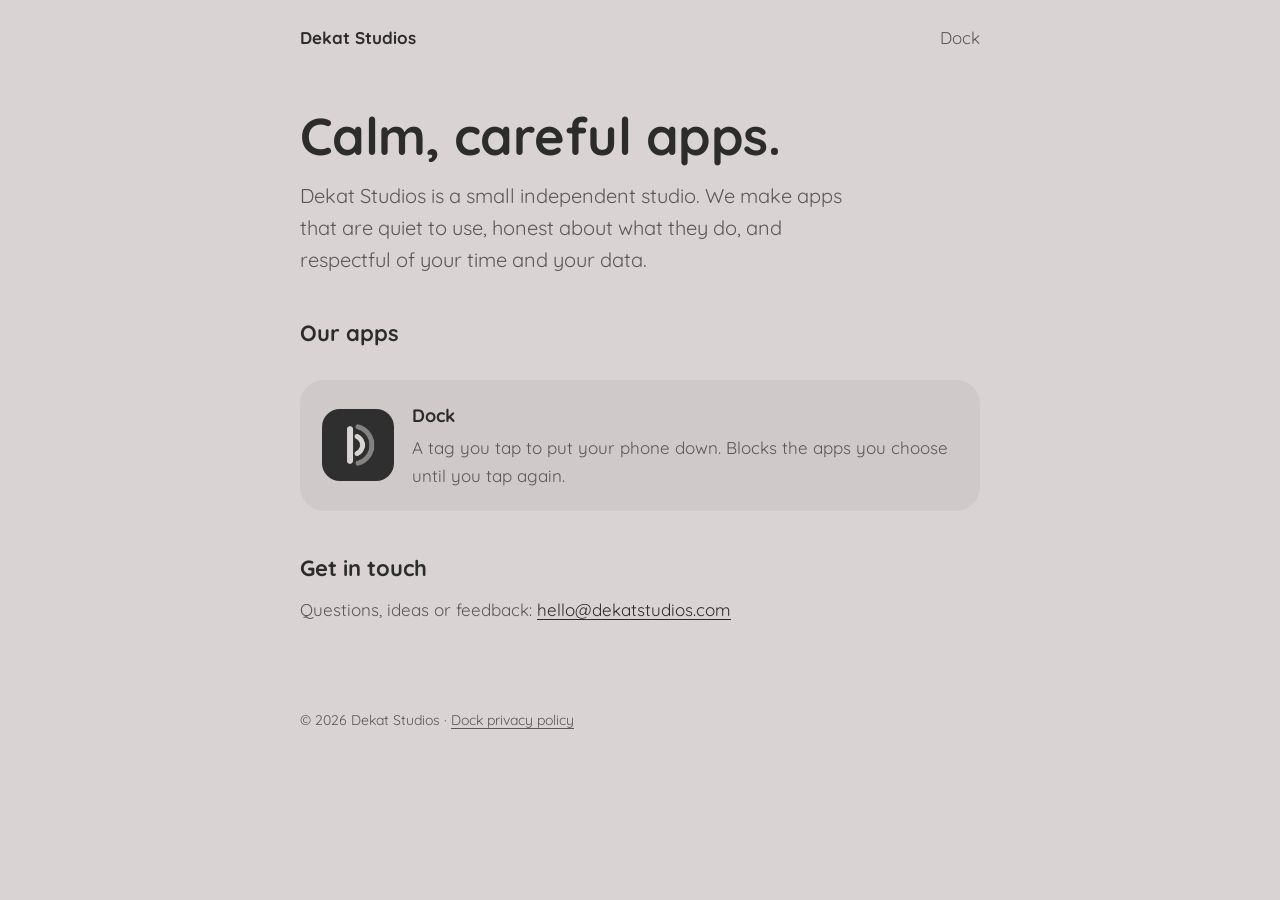
<file: index.html>
<!doctype html>
<html lang="en">
<head>
<meta charset="utf-8">
<meta name="viewport" content="width=device-width, initial-scale=1">
<title>Dekat Studios</title>
<meta name="description" content="Dekat Studios makes calm, careful apps. Our first is Dock, a tag you tap to put your phone down.">
<link rel="icon" href="/dock/icon.png">
<link rel="stylesheet" href="/styles.css">
</head>
<body>

<header class="site">
  <a href="/">Dekat Studios</a>
  <nav><a href="/dock/">Dock</a></nav>
</header>

<main>
  <h1>Calm, careful apps.</h1>
  <p class="lead">Dekat Studios is a small independent studio. We make apps that are quiet to use, honest about what they do, and respectful of your time and your data.</p>

  <h2>Our apps</h2>
  <a class="card app-card" href="/dock/">
    <img src="/dock/icon.png" alt="" width="72" height="72">
    <div>
      <h3>Dock</h3>
      <p>A tag you tap to put your phone down. Blocks the apps you choose until you tap again.</p>
    </div>
  </a>

  <h2>Get in touch</h2>
  <p class="muted">Questions, ideas or feedback: <a href="mailto:hello@dekatstudios.com">hello@dekatstudios.com</a></p>
</main>

<footer>
  © 2026 Dekat Studios · <a href="/dock/privacy/">Dock privacy policy</a>
</footer>

</body>
</html>
</file>
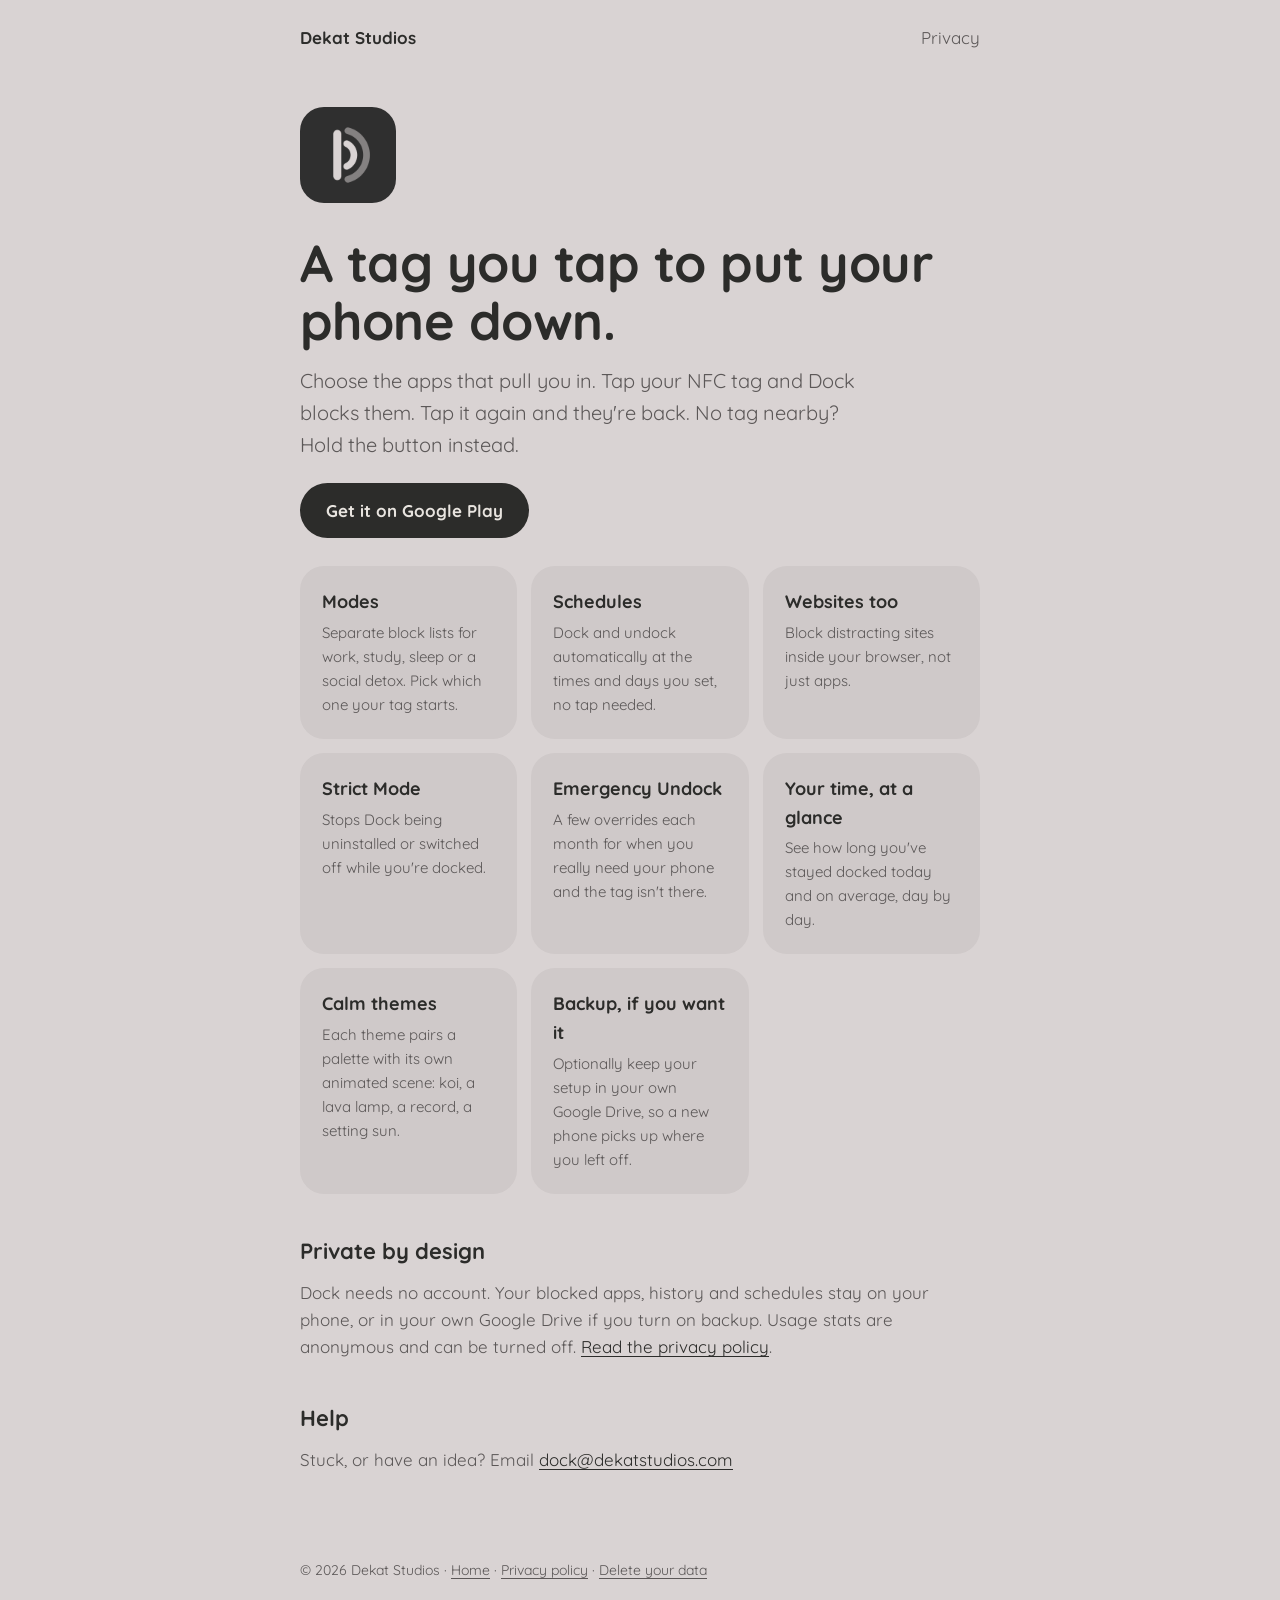
<file: dock/index.html>
<!doctype html>
<html lang="en">
<head>
<meta charset="utf-8">
<meta name="viewport" content="width=device-width, initial-scale=1">
<title>Dock: put your phone down</title>
<meta name="description" content="Dock blocks the apps you choose until you tap your NFC tag again. Modes, schedules, Strict Mode and calm themes. Nothing needs an account.">
<link rel="icon" href="/dock/icon.png">
<link rel="stylesheet" href="/styles.css">
</head>
<body>

<header class="site">
  <a href="/">Dekat Studios</a>
  <nav><a href="/dock/privacy/">Privacy</a></nav>
</header>

<main>
  <img class="hero-icon" src="/dock/icon.png" alt="Dock app icon" width="96" height="96">
  <h1>A tag you tap to put your phone down.</h1>
  <p class="lead">Choose the apps that pull you in. Tap your NFC tag and Dock blocks them. Tap it again and they're back. No tag nearby? Hold the button instead.</p>
  <a class="button" href="https://play.google.com/store/apps/details?id=com.dekat.dock">Get it on Google Play</a>

  <div class="features">
    <div class="card">
      <h3>Modes</h3>
      <p>Separate block lists for work, study, sleep or a social detox. Pick which one your tag starts.</p>
    </div>
    <div class="card">
      <h3>Schedules</h3>
      <p>Dock and undock automatically at the times and days you set, no tap needed.</p>
    </div>
    <div class="card">
      <h3>Websites too</h3>
      <p>Block distracting sites inside your browser, not just apps.</p>
    </div>
    <div class="card">
      <h3>Strict Mode</h3>
      <p>Stops Dock being uninstalled or switched off while you're docked.</p>
    </div>
    <div class="card">
      <h3>Emergency Undock</h3>
      <p>A few overrides each month for when you really need your phone and the tag isn't there.</p>
    </div>
    <div class="card">
      <h3>Your time, at a glance</h3>
      <p>See how long you've stayed docked today and on average, day by day.</p>
    </div>
    <div class="card">
      <h3>Calm themes</h3>
      <p>Each theme pairs a palette with its own animated scene: koi, a lava lamp, a record, a setting sun.</p>
    </div>
    <div class="card">
      <h3>Backup, if you want it</h3>
      <p>Optionally keep your setup in your own Google Drive, so a new phone picks up where you left off.</p>
    </div>
  </div>

  <h2>Private by design</h2>
  <p class="muted">Dock needs no account. Your blocked apps, history and schedules stay on your phone, or in your own Google Drive if you turn on backup. Usage stats are anonymous and can be turned off. <a href="/dock/privacy/">Read the privacy policy</a>.</p>

  <h2>Help</h2>
  <p class="muted">Stuck, or have an idea? Email <a href="mailto:dock@dekatstudios.com">dock@dekatstudios.com</a></p>
</main>

<footer>
  © 2026 Dekat Studios · <a href="/">Home</a> · <a href="/dock/privacy/">Privacy policy</a> · <a href="/dock/delete-data/">Delete your data</a>
</footer>

</body>
</html>
</file>
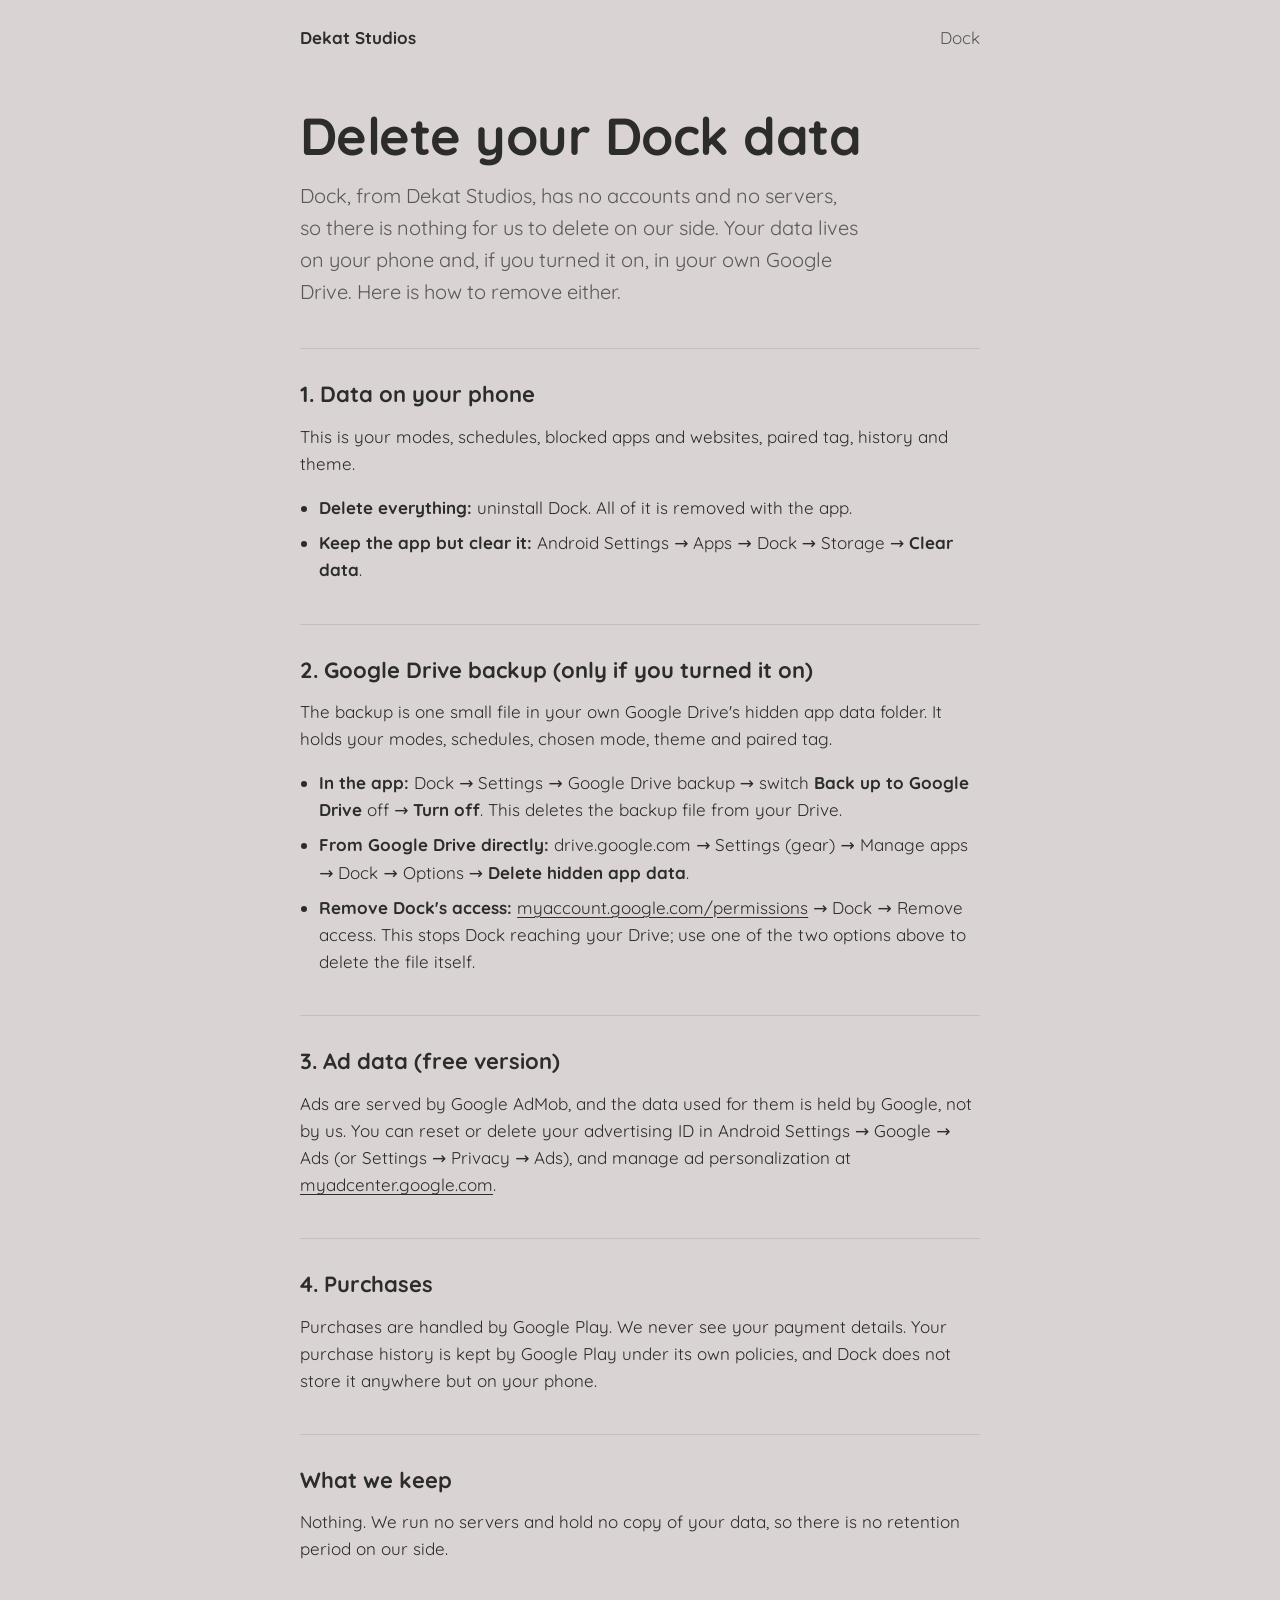
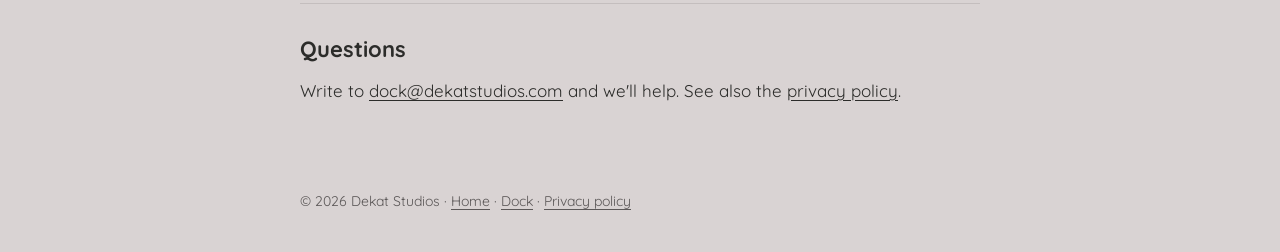
<file: dock/delete-data/index.html>
<!doctype html>
<html lang="en">
<head>
<meta charset="utf-8">
<meta name="viewport" content="width=device-width, initial-scale=1">
<title>Delete your Dock data</title>
<meta name="description" content="How to delete the data Dock stores: on your phone, in Google Drive backup, and ad data held by Google.">
<link rel="icon" href="/dock/icon.png">
<link rel="stylesheet" href="/styles.css">
</head>
<body>

<header class="site">
  <a href="/">Dekat Studios</a>
  <nav><a href="/dock/">Dock</a></nav>
</header>

<main class="doc">
  <h1>Delete your Dock data</h1>
  <p class="lead">Dock, from Dekat Studios, has no accounts and no servers, so there is nothing for us to delete on our side. Your data lives on your phone and, if you turned it on, in your own Google Drive. Here is how to remove either.</p>

  <h2>1. Data on your phone</h2>
  <p>This is your modes, schedules, blocked apps and websites, paired tag, history and theme.</p>
  <ul>
    <li><strong>Delete everything:</strong> uninstall Dock. All of it is removed with the app.</li>
    <li><strong>Keep the app but clear it:</strong> Android Settings → Apps → Dock → Storage → <strong>Clear data</strong>.</li>
  </ul>

  <h2>2. Google Drive backup (only if you turned it on)</h2>
  <p>The backup is one small file in your own Google Drive's hidden app data folder. It holds your modes, schedules, chosen mode, theme and paired tag.</p>
  <ul>
    <li><strong>In the app:</strong> Dock → Settings → Google Drive backup → switch <strong>Back up to Google Drive</strong> off → <strong>Turn off</strong>. This deletes the backup file from your Drive.</li>
    <li><strong>From Google Drive directly:</strong> drive.google.com → Settings (gear) → Manage apps → Dock → Options → <strong>Delete hidden app data</strong>.</li>
    <li><strong>Remove Dock's access:</strong> <a href="https://myaccount.google.com/permissions">myaccount.google.com/permissions</a> → Dock → Remove access. This stops Dock reaching your Drive; use one of the two options above to delete the file itself.</li>
  </ul>

  <h2>3. Ad data (free version)</h2>
  <p>Ads are served by Google AdMob, and the data used for them is held by Google, not by us. You can reset or delete your advertising ID in Android Settings → Google → Ads (or Settings → Privacy → Ads), and manage ad personalization at <a href="https://myadcenter.google.com">myadcenter.google.com</a>.</p>

  <h2>4. Purchases</h2>
  <p>Purchases are handled by Google Play. We never see your payment details. Your purchase history is kept by Google Play under its own policies, and Dock does not store it anywhere but on your phone.</p>

  <h2>What we keep</h2>
  <p>Nothing. We run no servers and hold no copy of your data, so there is no retention period on our side.</p>

  <h2>Questions</h2>
  <p>Write to <a href="mailto:dock@dekatstudios.com">dock@dekatstudios.com</a> and we'll help. See also the <a href="/dock/privacy/">privacy policy</a>.</p>
</main>

<footer>
  © 2026 Dekat Studios · <a href="/">Home</a> · <a href="/dock/">Dock</a> · <a href="/dock/privacy/">Privacy policy</a>
</footer>

</body>
</html>
</file>
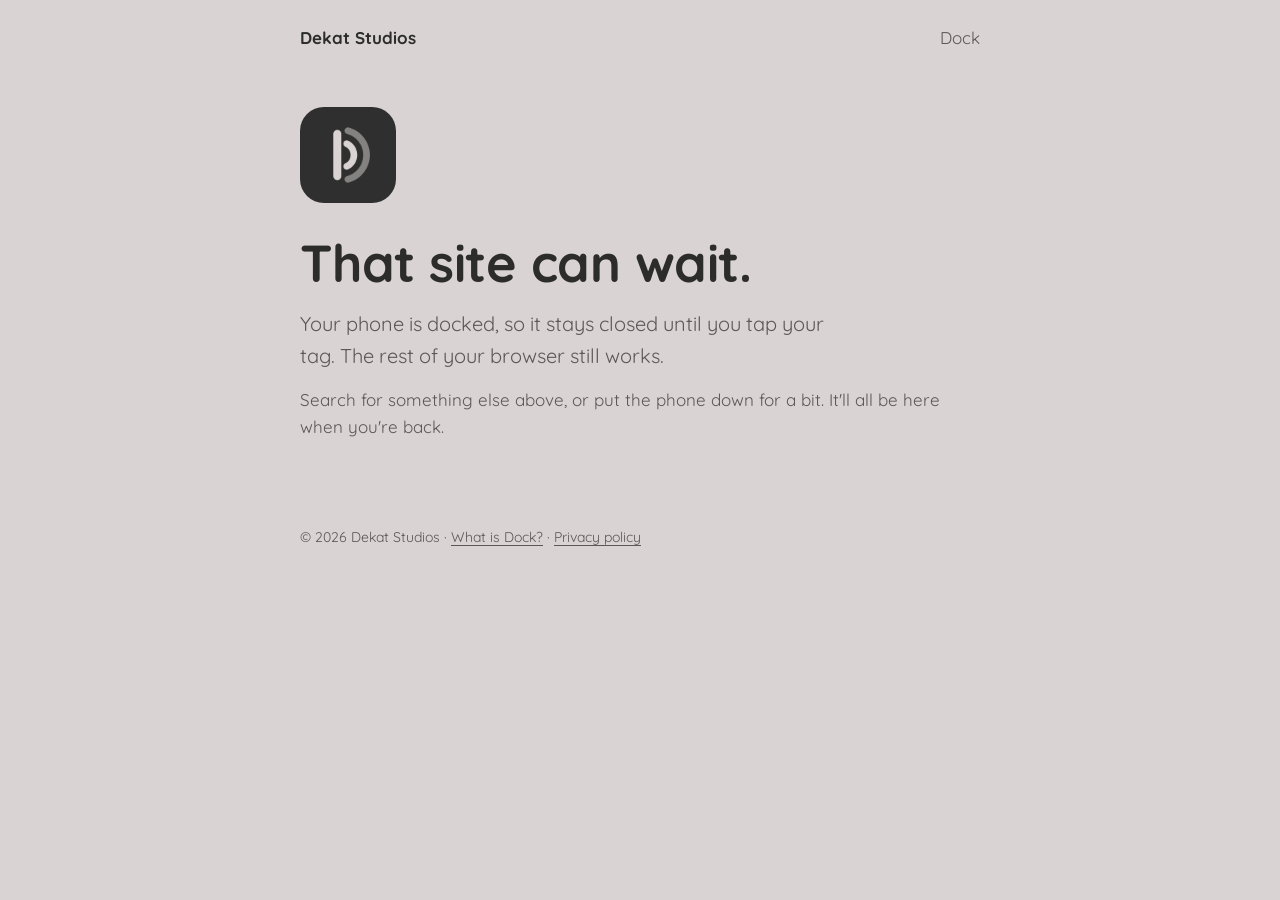
<file: dock/docked/index.html>
<!doctype html>
<html lang="en">
<head>
<meta charset="utf-8">
<meta name="viewport" content="width=device-width, initial-scale=1">
<!-- Opened by the Dock app after a blocked website. The address never says
     which site was blocked, so nothing about it leaves the phone. -->
<meta name="robots" content="noindex">
<title>You're docked</title>
<link rel="icon" href="/dock/icon.png">
<link rel="stylesheet" href="/styles.css">
</head>
<body>

<header class="site">
  <a href="/">Dekat Studios</a>
  <nav><a href="/dock/">Dock</a></nav>
</header>

<main>
  <img class="hero-icon" src="/dock/icon.png" alt="" width="96" height="96">
  <h1>That site can wait.</h1>
  <p class="lead">Your phone is docked, so it stays closed until you tap your tag. The rest of your browser still works.</p>
  <p class="muted">Search for something else above, or put the phone down for a bit. It'll all be here when you're back.</p>
</main>

<footer>
  © 2026 Dekat Studios · <a href="/dock/">What is Dock?</a> · <a href="/dock/privacy/">Privacy policy</a>
</footer>

</body>
</html>
</file>
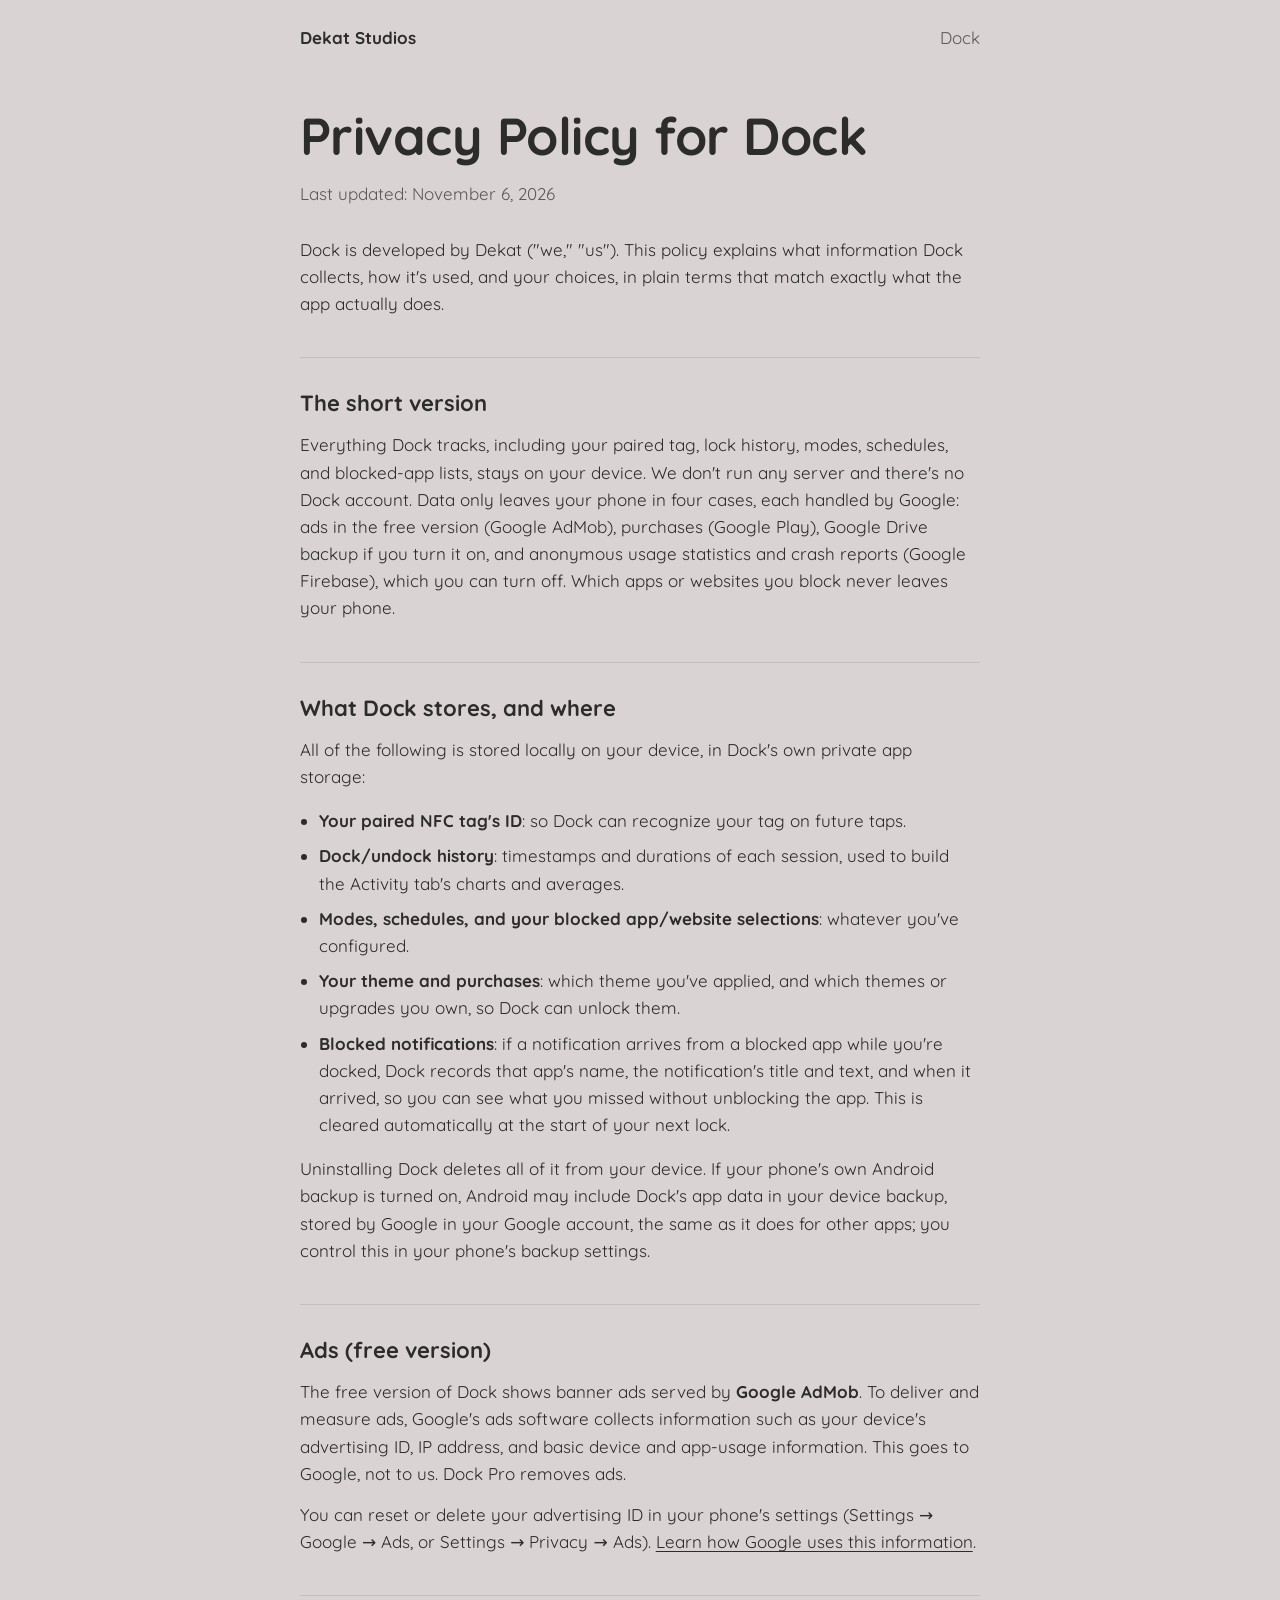
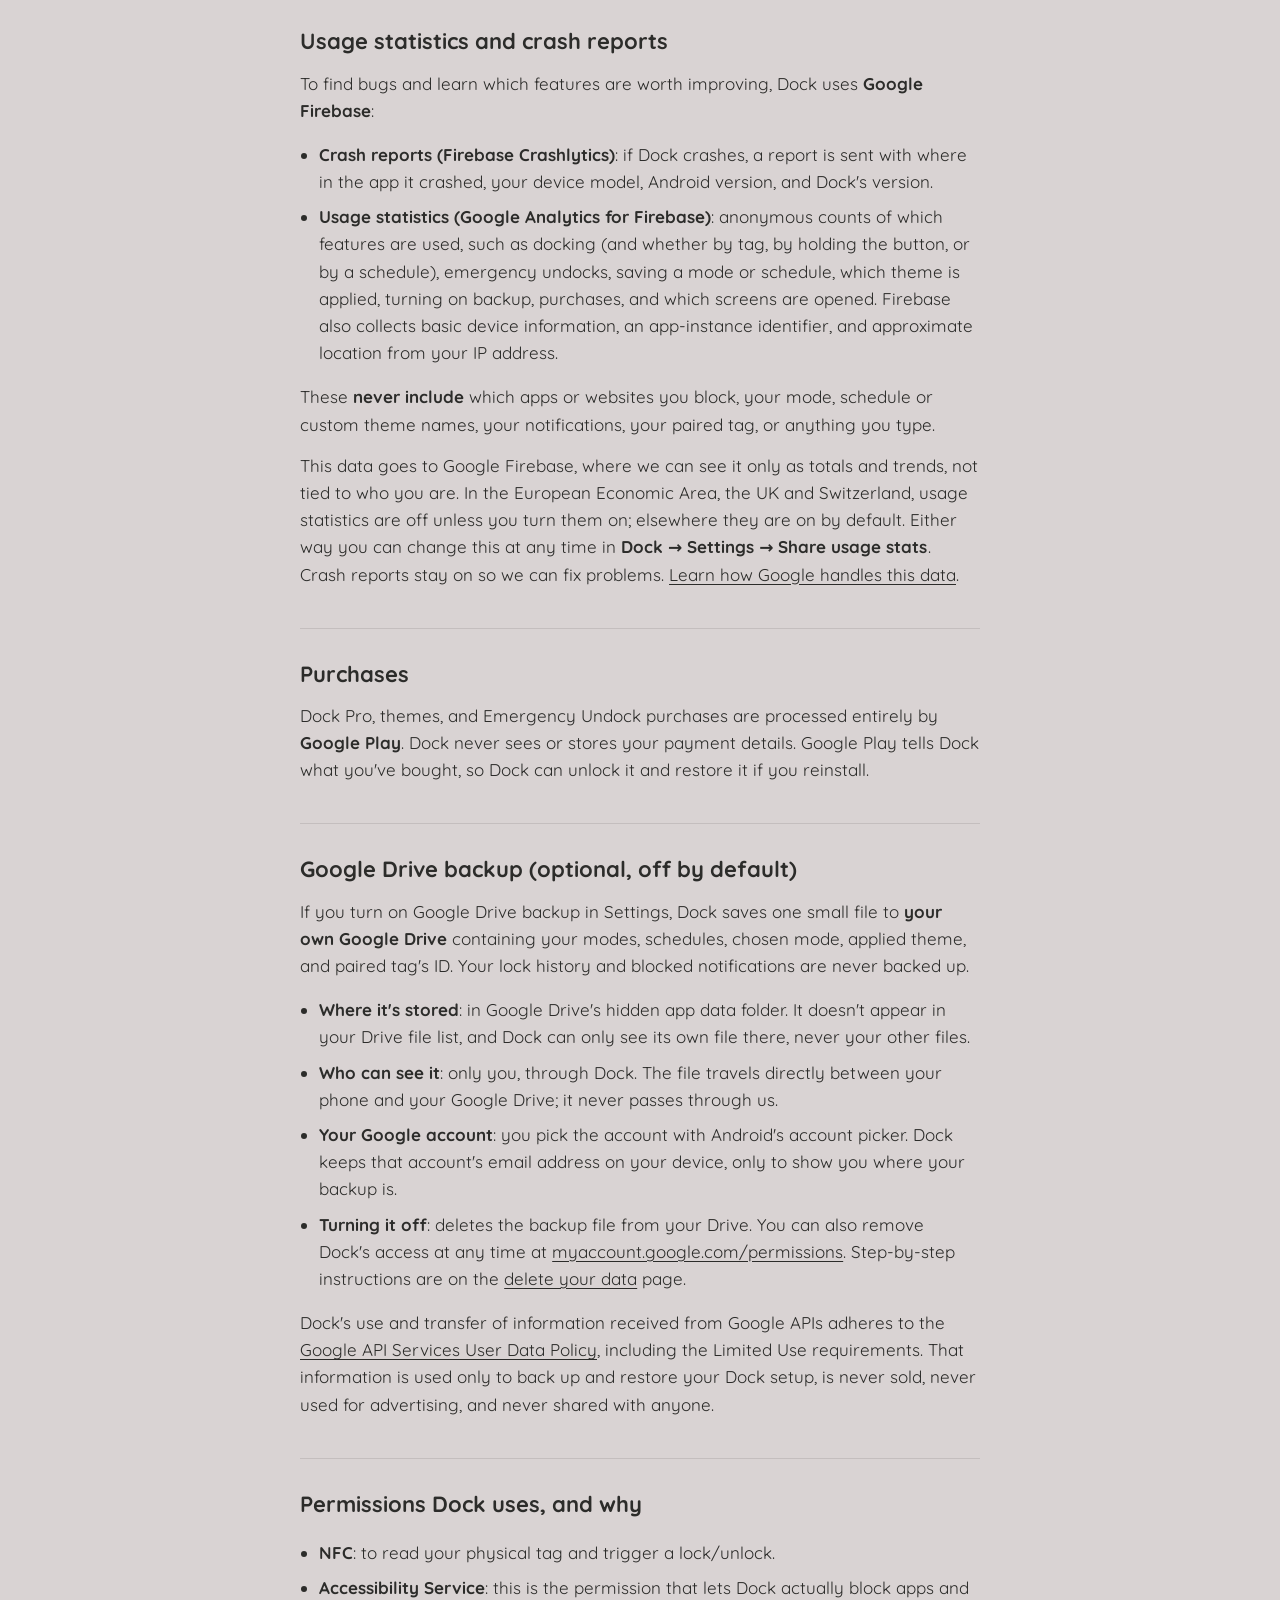
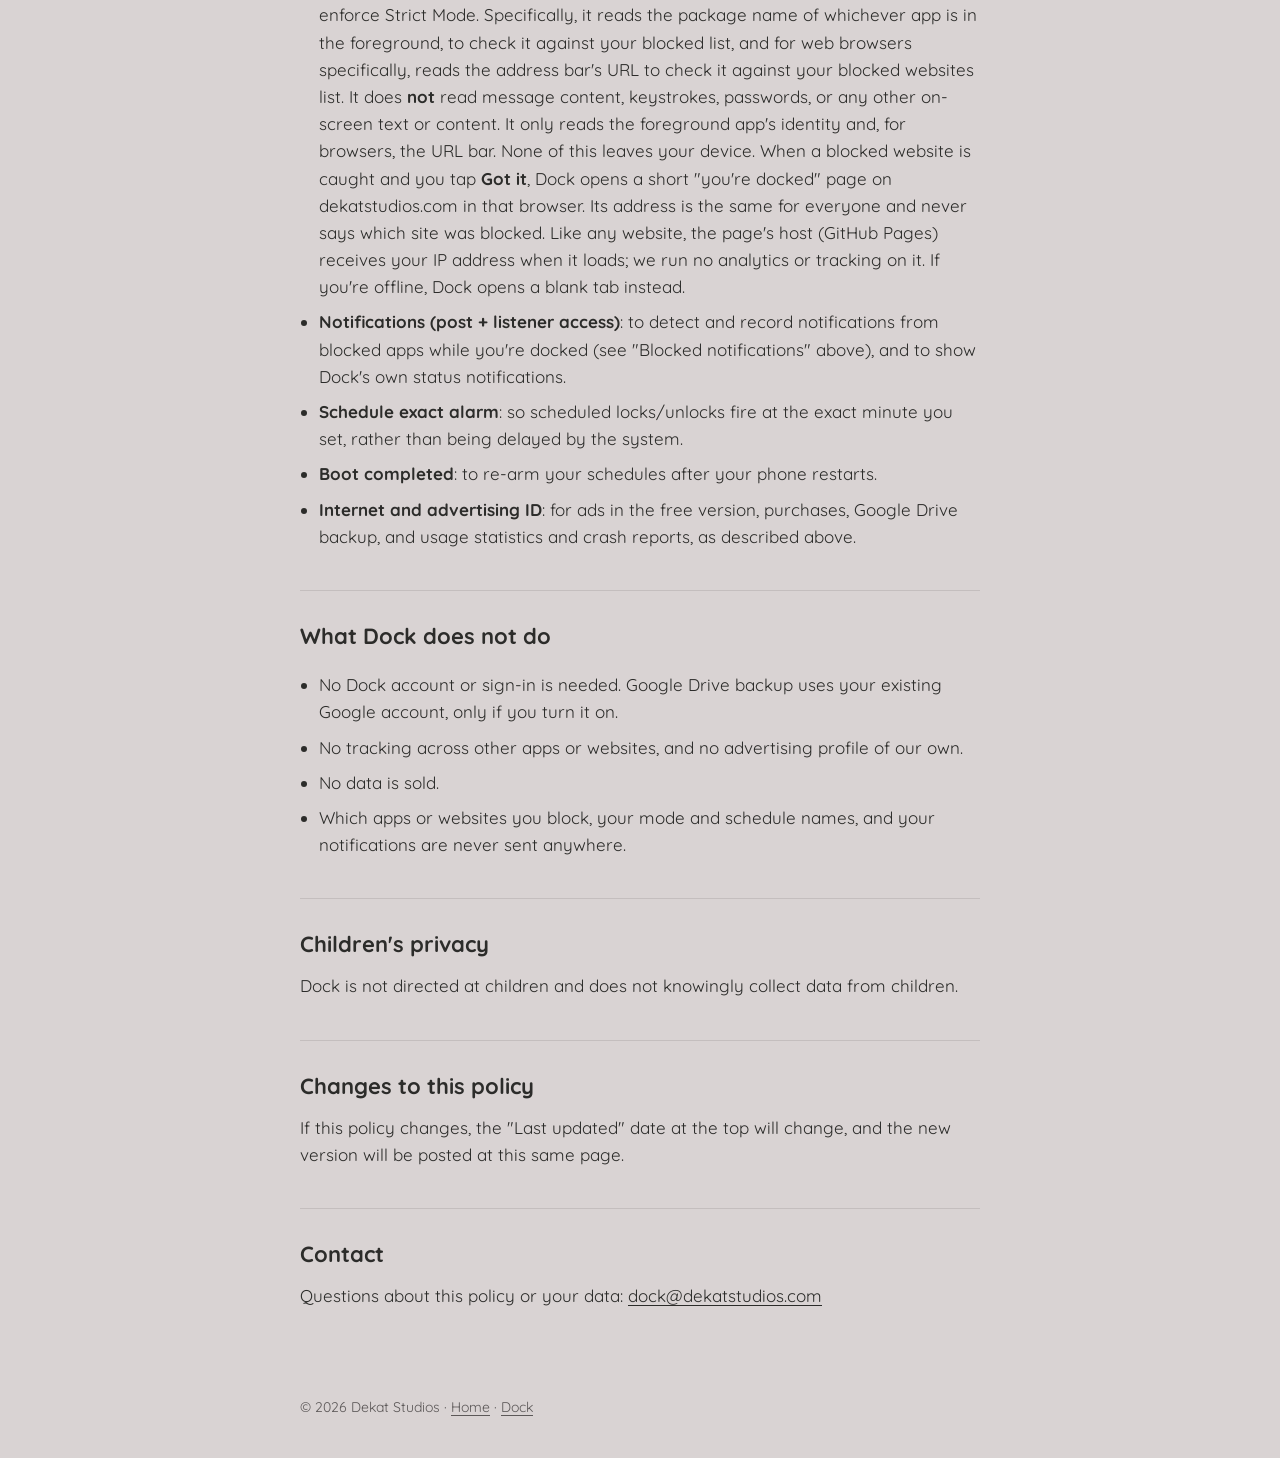
<file: dock/privacy/index.html>
<!doctype html>
<html lang="en">
<head>
<meta charset="utf-8">
<meta name="viewport" content="width=device-width, initial-scale=1">
<title>Dock Privacy Policy</title>
<meta name="description" content="How Dock handles your data: what stays on your phone, ads, purchases and optional Google Drive backup.">
<link rel="icon" href="/dock/icon.png">
<link rel="stylesheet" href="/styles.css">
</head>
<body>

<header class="site">
  <a href="/">Dekat Studios</a>
  <nav><a href="/dock/">Dock</a></nav>
</header>

<main class="doc">
<h1>Privacy Policy for Dock</h1>
<p class="updated">Last updated: November 6, 2026</p>

<p>Dock is developed by Dekat ("we," "us"). This policy explains what information Dock collects, how it's used, and your choices, in plain terms that match exactly what the app actually does.</p>

<h2>The short version</h2>
<p>Everything Dock tracks, including your paired tag, lock history, modes, schedules, and blocked-app lists, stays on your device. We don't run any server and there's no Dock account. Data only leaves your phone in four cases, each handled by Google: ads in the free version (Google AdMob), purchases (Google Play), Google Drive backup if you turn it on, and anonymous usage statistics and crash reports (Google Firebase), which you can turn off. Which apps or websites you block never leaves your phone.</p>

<h2>What Dock stores, and where</h2>
<p>All of the following is stored locally on your device, in Dock's own private app storage:</p>
<ul>
  <li><strong>Your paired NFC tag's ID</strong>: so Dock can recognize your tag on future taps.</li>
  <li><strong>Dock/undock history</strong>: timestamps and durations of each session, used to build the Activity tab's charts and averages.</li>
  <li><strong>Modes, schedules, and your blocked app/website selections</strong>: whatever you've configured.</li>
  <li><strong>Your theme and purchases</strong>: which theme you've applied, and which themes or upgrades you own, so Dock can unlock them.</li>
  <li><strong>Blocked notifications</strong>: if a notification arrives from a blocked app while you're docked, Dock records that app's name, the notification's title and text, and when it arrived, so you can see what you missed without unblocking the app. This is cleared automatically at the start of your next lock.</li>
</ul>
<p>Uninstalling Dock deletes all of it from your device. If your phone's own Android backup is turned on, Android may include Dock's app data in your device backup, stored by Google in your Google account, the same as it does for other apps; you control this in your phone's backup settings.</p>

<h2>Ads (free version)</h2>
<p>The free version of Dock shows banner ads served by <strong>Google AdMob</strong>. To deliver and measure ads, Google's ads software collects information such as your device's advertising ID, IP address, and basic device and app-usage information. This goes to Google, not to us. Dock Pro removes ads.</p>
<p>You can reset or delete your advertising ID in your phone's settings (Settings → Google → Ads, or Settings → Privacy → Ads). <a href="https://policies.google.com/technologies/partner-sites">Learn how Google uses this information</a>.</p>

<h2>Usage statistics and crash reports</h2>
<p>To find bugs and learn which features are worth improving, Dock uses <strong>Google Firebase</strong>:</p>
<ul>
  <li><strong>Crash reports (Firebase Crashlytics)</strong>: if Dock crashes, a report is sent with where in the app it crashed, your device model, Android version, and Dock's version.</li>
  <li><strong>Usage statistics (Google Analytics for Firebase)</strong>: anonymous counts of which features are used, such as docking (and whether by tag, by holding the button, or by a schedule), emergency undocks, saving a mode or schedule, which theme is applied, turning on backup, purchases, and which screens are opened. Firebase also collects basic device information, an app-instance identifier, and approximate location from your IP address.</li>
</ul>
<p>These <strong>never include</strong> which apps or websites you block, your mode, schedule or custom theme names, your notifications, your paired tag, or anything you type.</p>
<p>This data goes to Google Firebase, where we can see it only as totals and trends, not tied to who you are. In the European Economic Area, the UK and Switzerland, usage statistics are off unless you turn them on; elsewhere they are on by default. Either way you can change this at any time in <strong>Dock → Settings → Share usage stats</strong>. Crash reports stay on so we can fix problems. <a href="https://firebase.google.com/support/privacy">Learn how Google handles this data</a>.</p>

<h2>Purchases</h2>
<p>Dock Pro, themes, and Emergency Undock purchases are processed entirely by <strong>Google Play</strong>. Dock never sees or stores your payment details. Google Play tells Dock what you've bought, so Dock can unlock it and restore it if you reinstall.</p>

<h2>Google Drive backup (optional, off by default)</h2>
<p>If you turn on Google Drive backup in Settings, Dock saves one small file to <strong>your own Google Drive</strong> containing your modes, schedules, chosen mode, applied theme, and paired tag's ID. Your lock history and blocked notifications are never backed up.</p>
<ul>
  <li><strong>Where it's stored</strong>: in Google Drive's hidden app data folder. It doesn't appear in your Drive file list, and Dock can only see its own file there, never your other files.</li>
  <li><strong>Who can see it</strong>: only you, through Dock. The file travels directly between your phone and your Google Drive; it never passes through us.</li>
  <li><strong>Your Google account</strong>: you pick the account with Android's account picker. Dock keeps that account's email address on your device, only to show you where your backup is.</li>
  <li><strong>Turning it off</strong>: deletes the backup file from your Drive. You can also remove Dock's access at any time at <a href="https://myaccount.google.com/permissions">myaccount.google.com/permissions</a>. Step-by-step instructions are on the <a href="/dock/delete-data/">delete your data</a> page.</li>
</ul>
<p>Dock's use and transfer of information received from Google APIs adheres to the <a href="https://developers.google.com/terms/api-services-user-data-policy">Google API Services User Data Policy</a>, including the Limited Use requirements. That information is used only to back up and restore your Dock setup, is never sold, never used for advertising, and never shared with anyone.</p>

<h2>Permissions Dock uses, and why</h2>
<ul>
  <li><strong>NFC</strong>: to read your physical tag and trigger a lock/unlock.</li>
  <li><strong>Accessibility Service</strong>: this is the permission that lets Dock actually block apps and enforce Strict Mode. Specifically, it reads the package name of whichever app is in the foreground, to check it against your blocked list, and for web browsers specifically, reads the address bar's URL to check it against your blocked websites list. It does <strong>not</strong> read message content, keystrokes, passwords, or any other on-screen text or content. It only reads the foreground app's identity and, for browsers, the URL bar. None of this leaves your device. When a blocked website is caught and you tap <strong>Got it</strong>, Dock opens a short "you're docked" page on dekatstudios.com in that browser. Its address is the same for everyone and never says which site was blocked. Like any website, the page's host (GitHub Pages) receives your IP address when it loads; we run no analytics or tracking on it. If you're offline, Dock opens a blank tab instead.</li>
  <li><strong>Notifications (post + listener access)</strong>: to detect and record notifications from blocked apps while you're docked (see "Blocked notifications" above), and to show Dock's own status notifications.</li>
  <li><strong>Schedule exact alarm</strong>: so scheduled locks/unlocks fire at the exact minute you set, rather than being delayed by the system.</li>
  <li><strong>Boot completed</strong>: to re-arm your schedules after your phone restarts.</li>
  <li><strong>Internet and advertising ID</strong>: for ads in the free version, purchases, Google Drive backup, and usage statistics and crash reports, as described above.</li>
</ul>

<h2>What Dock does not do</h2>
<ul>
  <li>No Dock account or sign-in is needed. Google Drive backup uses your existing Google account, only if you turn it on.</li>
  <li>No tracking across other apps or websites, and no advertising profile of our own.</li>
  <li>No data is sold.</li>
  <li>Which apps or websites you block, your mode and schedule names, and your notifications are never sent anywhere.</li>
</ul>

<h2>Children's privacy</h2>
<p>Dock is not directed at children and does not knowingly collect data from children.</p>

<h2>Changes to this policy</h2>
<p>If this policy changes, the "Last updated" date at the top will change, and the new version will be posted at this same page.</p>

<h2>Contact</h2>
<p>Questions about this policy or your data: <a href="mailto:dock@dekatstudios.com">dock@dekatstudios.com</a></p>
</main>

<footer>
  © 2026 Dekat Studios · <a href="/">Home</a> · <a href="/dock/">Dock</a>
</footer>

</body>
</html>
</file>
<file: styles.css>
/* Dekat Studios site: Dock's own palette and type, light and dark. */

/* Quicksand is served from this site, not Google Fonts: loading it from
   Google's servers hands each visitor's IP address to Google without
   consent, which a German court (LG München, 2022) ruled a GDPR breach. */
@font-face {
  font-family: "Quicksand";
  src: url("/fonts/quicksand-regular.ttf") format("truetype");
  font-weight: 400 600;
  font-display: swap;
}
@font-face {
  font-family: "Quicksand";
  src: url("/fonts/quicksand-bold.ttf") format("truetype");
  font-weight: 700;
  font-display: swap;
}

:root {
  --bg: #d9d3d3;
  --card: #cfc9c9;
  --text: #2c2c2a;
  /* Darker than the app's #898585 so body copy stays readable (4.5:1). */
  --muted: #5c5858;
  --line: rgba(44, 44, 42, 0.12);
  --button-bg: #2c2c2a;
  --button-text: #e8e4df;
}
@media (prefers-color-scheme: dark) {
  :root {
    --bg: #2f2f2f;
    --card: #3a3a3a;
    --text: #e8e4df;
    --muted: #b3b0ac;
    --line: rgba(232, 228, 223, 0.14);
    --button-bg: #e8e4df;
    --button-text: #2c2c2a;
  }
}

* { box-sizing: border-box; }

body {
  margin: 0;
  background: var(--bg);
  color: var(--text);
  font-family: "Quicksand", system-ui, -apple-system, "Segoe UI", sans-serif;
  font-size: 17px;
  line-height: 1.6;
  -webkit-font-smoothing: antialiased;
}

main {
  max-width: 720px;
  margin: 0 auto;
  padding: 56px 20px 72px;
}

header.site {
  max-width: 720px;
  margin: 0 auto;
  padding: 24px 20px 0;
  display: flex;
  align-items: center;
  justify-content: space-between;
}
header.site a { color: var(--text); text-decoration: none; font-weight: 700; }
header.site nav a { color: var(--muted); font-weight: 500; margin-left: 20px; }
header.site nav a:hover { color: var(--text); }

h1 { font-size: clamp(34px, 7vw, 52px); line-height: 1.1; margin: 0 0 16px; font-weight: 700; letter-spacing: -0.01em; }
h2 { font-size: 22px; margin: 40px 0 10px; font-weight: 700; }
h3 { font-size: 18px; margin: 0 0 4px; font-weight: 700; }
p { margin: 0 0 14px; }
.lead { font-size: 20px; color: var(--muted); max-width: 560px; }
.muted { color: var(--muted); }
a { color: var(--text); text-underline-offset: 3px; }

.card {
  background: var(--card);
  border-radius: 24px;
  padding: 22px;
}

.app-card {
  display: flex;
  gap: 18px;
  align-items: center;
  text-decoration: none;
  color: var(--text);
  margin-top: 28px;
  transition: transform 0.15s ease;
}
.app-card:hover { transform: translateY(-2px); }
.app-card img { width: 72px; height: 72px; border-radius: 18px; flex: none; }
.app-card p { margin: 0; color: var(--muted); }

.button {
  display: inline-block;
  background: var(--button-bg);
  color: var(--button-text);
  text-decoration: none;
  font-weight: 700;
  padding: 14px 26px;
  border-radius: 999px;
  margin-top: 8px;
}

.features {
  display: grid;
  grid-template-columns: repeat(auto-fit, minmax(210px, 1fr));
  gap: 14px;
  margin-top: 28px;
}
.features .card p { margin: 0; color: var(--muted); font-size: 15px; }

.hero-icon { width: 96px; height: 96px; border-radius: 24px; margin-bottom: 24px; }

/* Privacy policy and other long reading pages. */
.doc h2 { border-top: 1px solid var(--line); padding-top: 28px; }
.doc ul { padding-left: 1.2rem; }
.doc li { margin-bottom: 8px; }
.updated { color: var(--muted); margin-bottom: 28px; }

footer {
  max-width: 720px;
  margin: 0 auto;
  padding: 0 20px 40px;
  color: var(--muted);
  font-size: 14px;
}
footer a { color: var(--muted); }

/* Phones: one feature card per row. */
@media (max-width: 560px) {
  .features { grid-template-columns: 1fr; }
  main { padding-top: 36px; }
}
</file>
